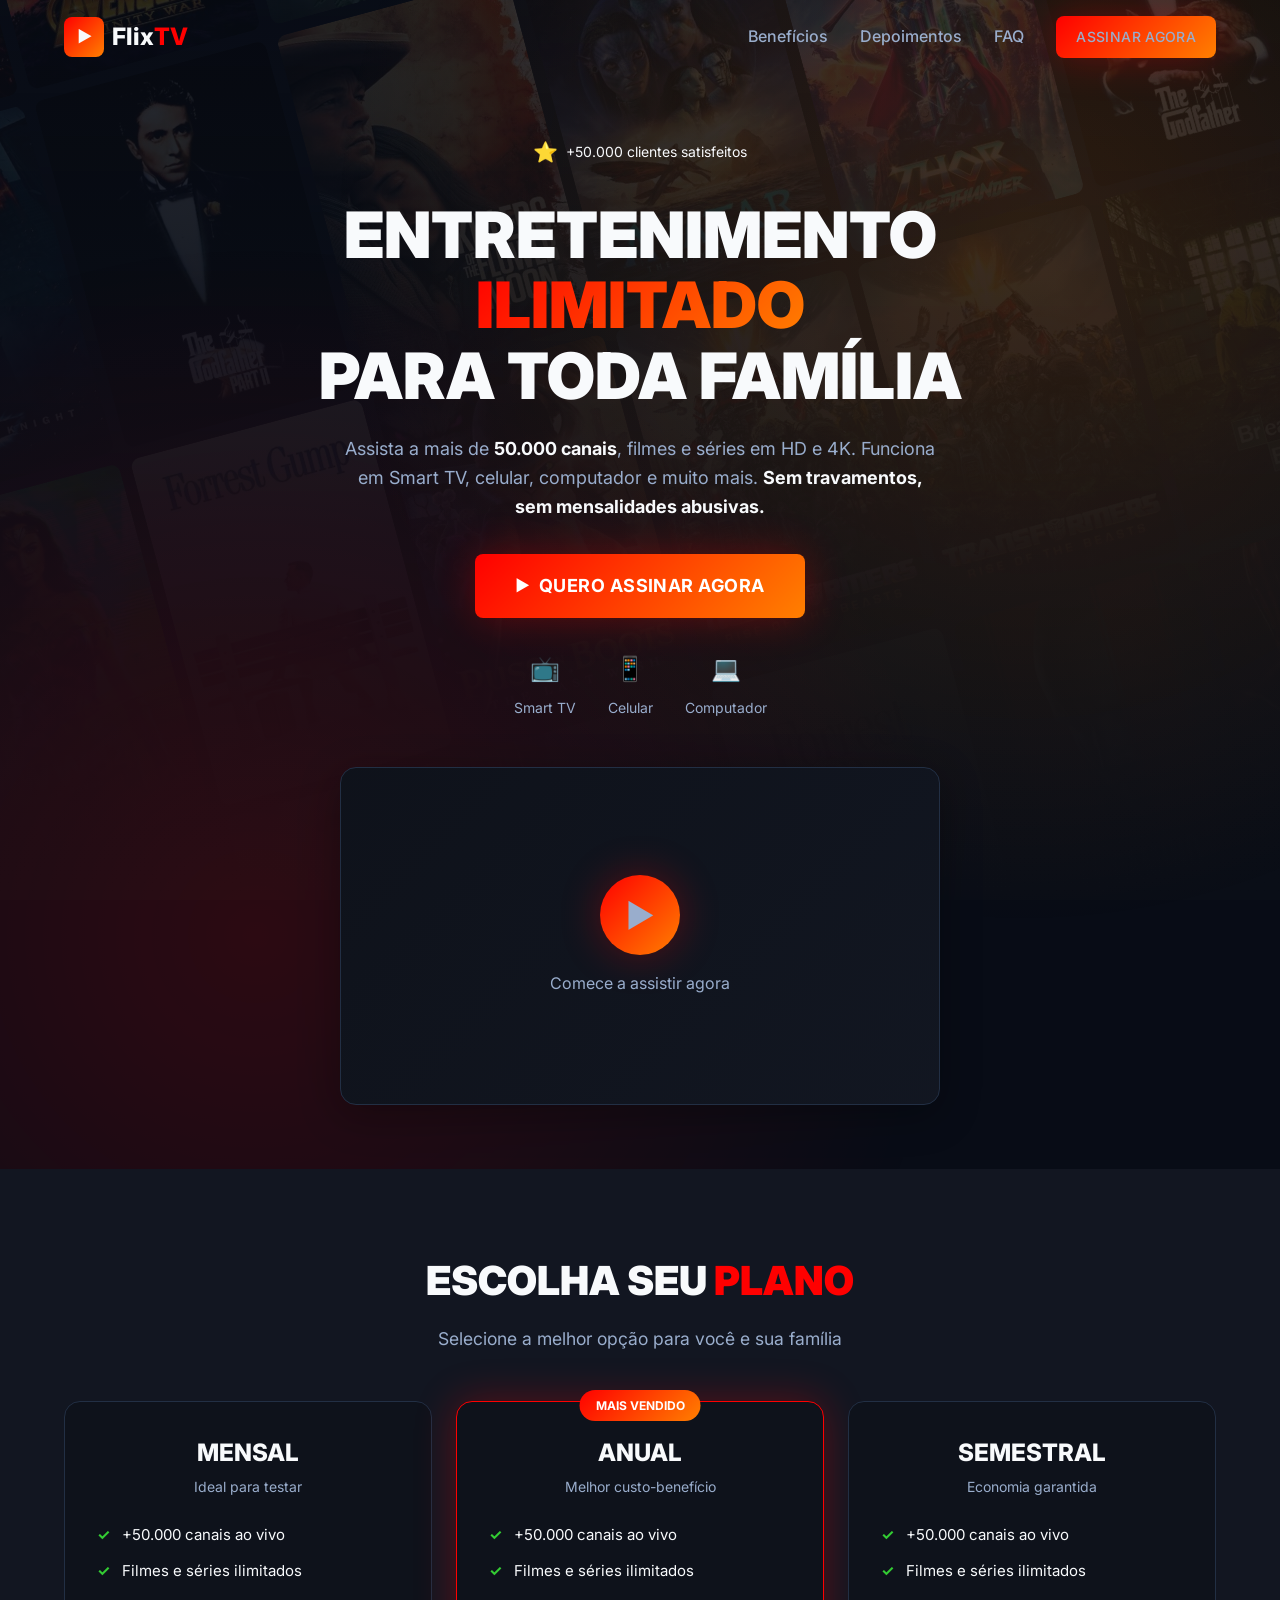
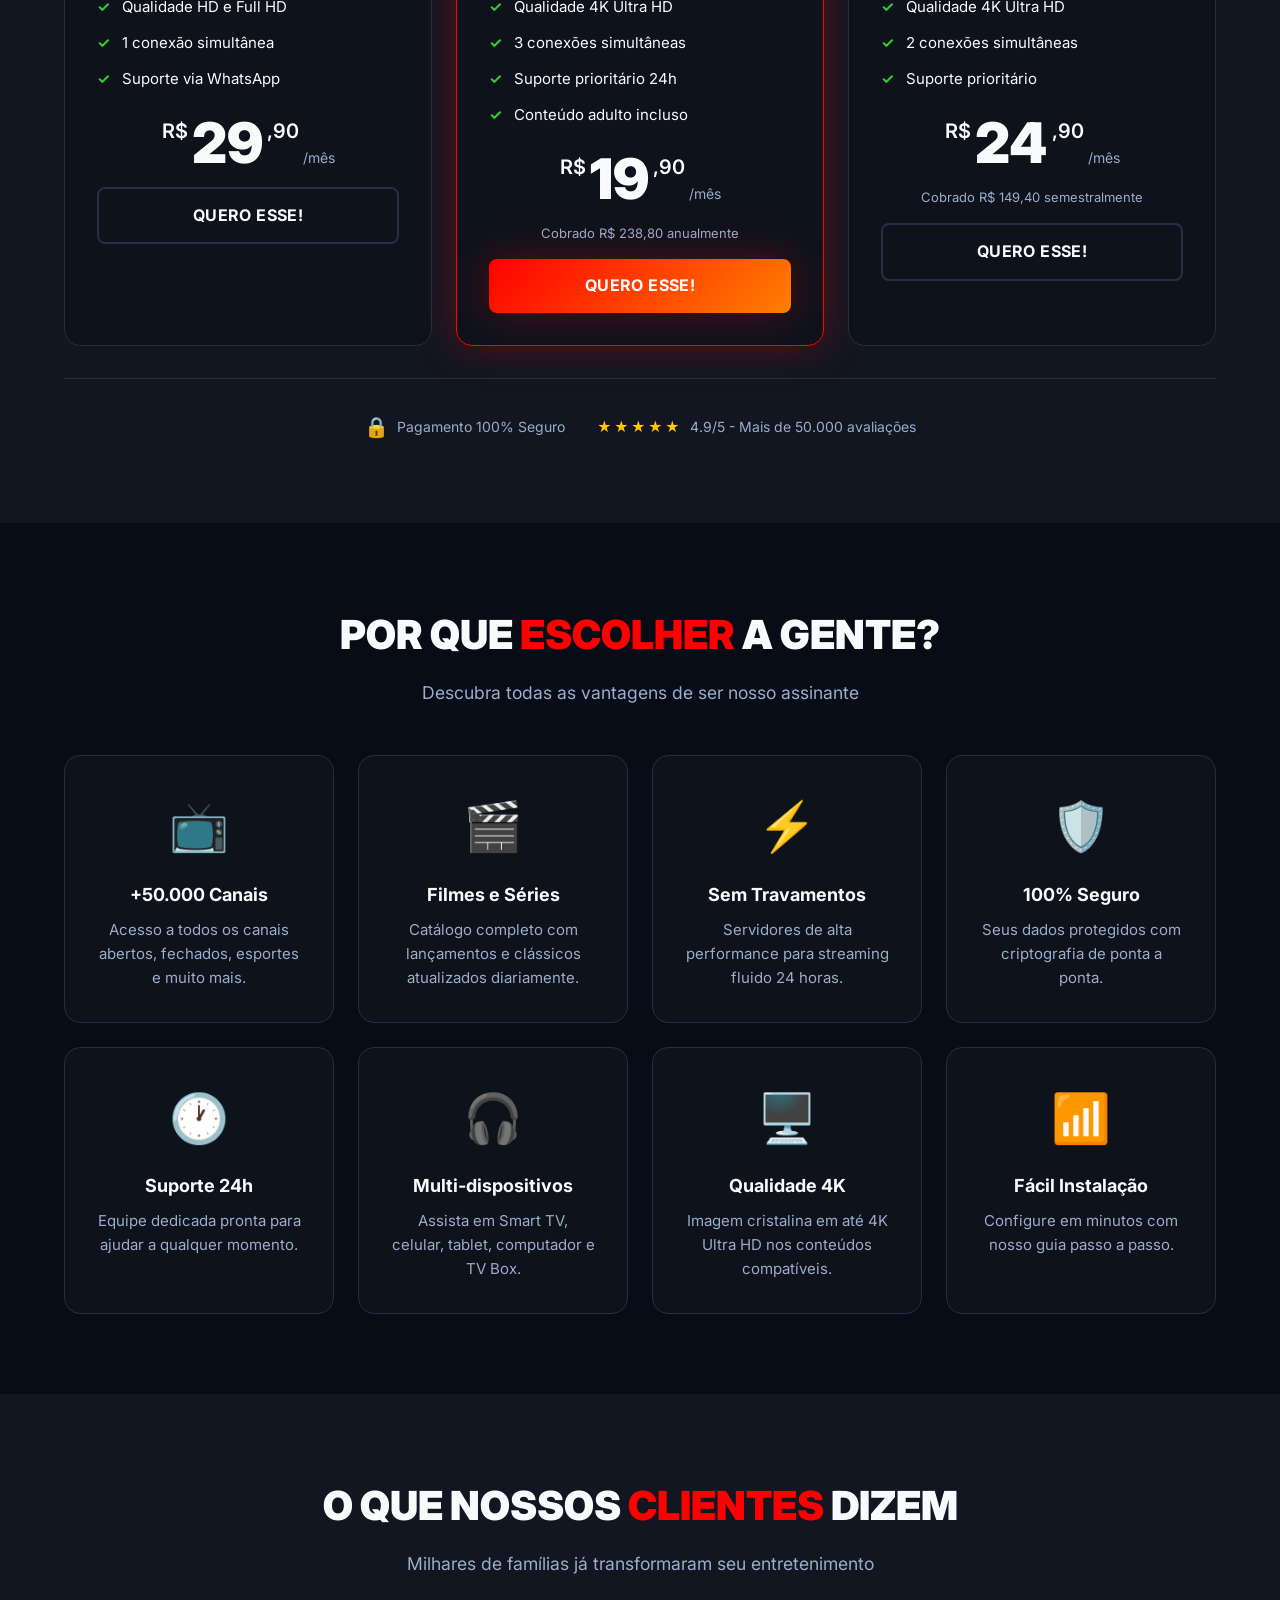
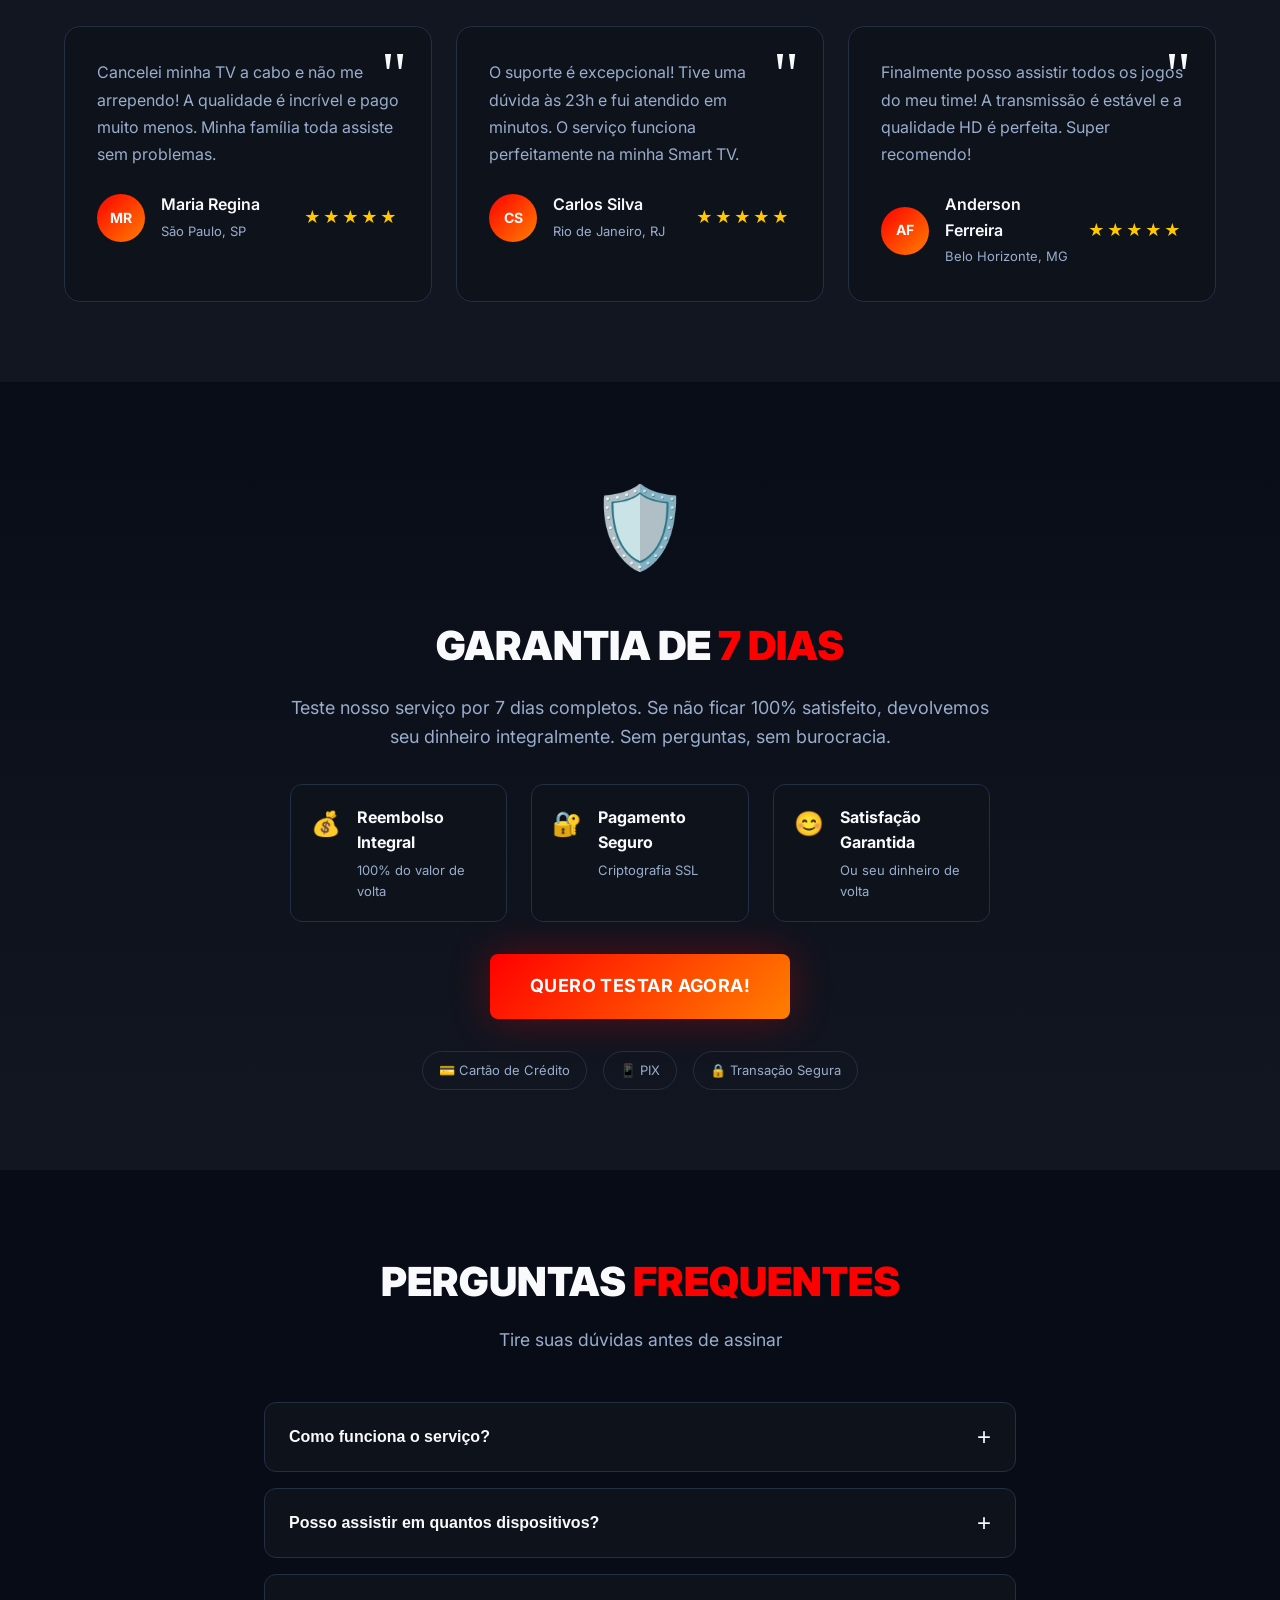
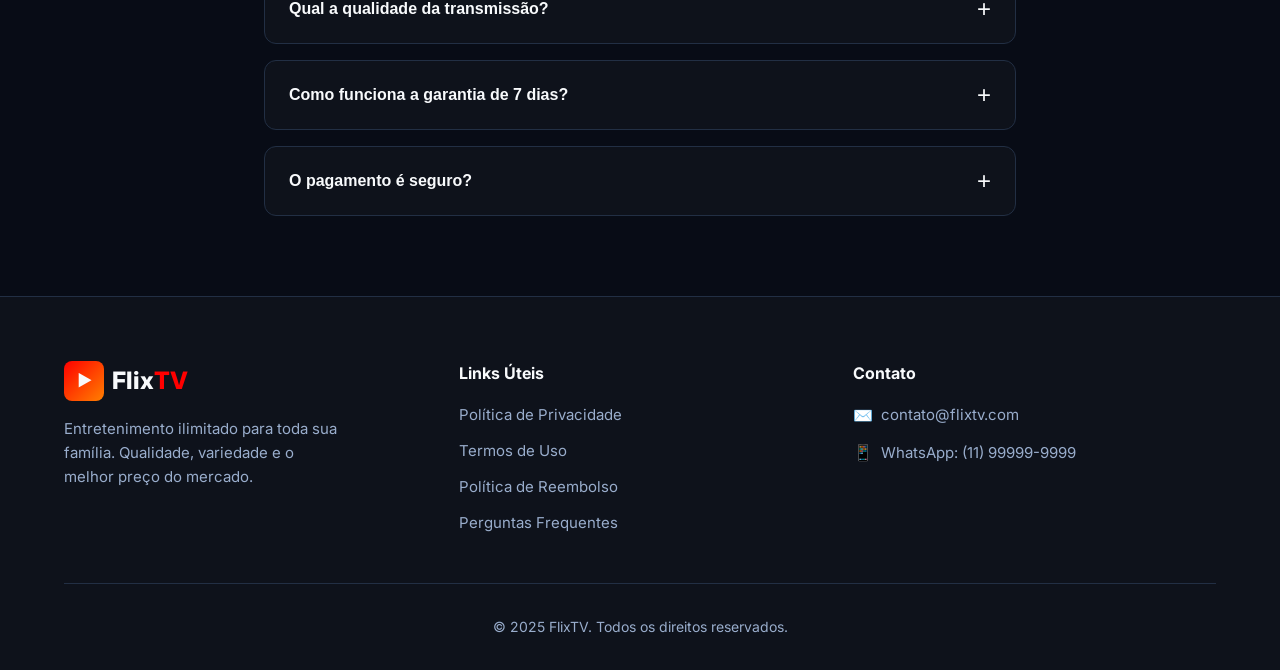
<file: static-site/index.html>
<!DOCTYPE html>
<html lang="pt-BR">
<head>
  <meta charset="UTF-8">
  <meta name="viewport" content="width=device-width, initial-scale=1.0">
  <meta name="description" content="Assine agora e tenha acesso a mais de 50.000 canais, filmes e séries. Entretenimento ilimitado para toda a família.">
  <meta name="author" content="FlixTV">
  
  <meta property="og:title" content="FlixTV - Entretenimento Ilimitado">
  <meta property="og:description" content="Mais de 50.000 canais, filmes e séries em HD e 4K">
  <meta property="og:type" content="website">
  
  <title>FlixTV - Entretenimento Ilimitado para Toda Família</title>
  
  <link rel="stylesheet" href="assets/css/style.css">
  <link rel="preconnect" href="https://fonts.googleapis.com">
  <link rel="preconnect" href="https://fonts.gstatic.com" crossorigin>
  <link href="https://fonts.googleapis.com/css2?family=Inter:wght@400;500;600;700;800;900&display=swap" rel="stylesheet">
</head>
<body>
  <!-- Movie Background Grid -->
  <div class="movie-bg">
    <div class="movie-grid">
      <!-- Row 1 -->
      <img src="assets/images/poster-02.jpg" alt="Movie" class="movie-poster">
      <img src="assets/images/poster-02.jpg" alt="Movie" class="movie-poster">
      <img src="assets/images/poster-03.jpg" alt="Movie" class="movie-poster">
      <img src="assets/images/poster-04.jpg" alt="Movie" class="movie-poster">
      <img src="assets/images/poster-05.jpg" alt="Movie" class="movie-poster">
      <img src="assets/images/poster-06.jpg" alt="Movie" class="movie-poster">
      <img src="assets/images/poster-07.jpg" alt="Movie" class="movie-poster">
      <img src="assets/images/poster-08.jpg" alt="Movie" class="movie-poster">
      <!-- Row 2 -->
      <img src="assets/images/poster-09.jpg" alt="Movie" class="movie-poster">
      <img src="assets/images/poster-10.jpg" alt="Movie" class="movie-poster">
      <img src="assets/images/poster-11.jpg" alt="Movie" class="movie-poster">
      <img src="assets/images/poster-12.jpg" alt="Movie" class="movie-poster">
      <img src="assets/images/poster-13.jpg" alt="Movie" class="movie-poster">
      <img src="assets/images/poster-14.jpg" alt="Movie" class="movie-poster">
      <img src="assets/images/poster-16.jpg" alt="Movie" class="movie-poster">
      <img src="assets/images/poster-16.jpg" alt="Movie" class="movie-poster">
      <!-- Row 3 -->
      <img src="assets/images/poster-17.jpg" alt="Movie" class="movie-poster">
      <img src="assets/images/poster-18.jpg" alt="Movie" class="movie-poster">
      <img src="assets/images/poster-19.jpg" alt="Movie" class="movie-poster">
      <img src="assets/images/poster-20.jpg" alt="Movie" class="movie-poster">
      <img src="assets/images/poster-22.jpg" alt="Movie" class="movie-poster">
      <img src="assets/images/poster-22.jpg" alt="Movie" class="movie-poster">
      <img src="assets/images/poster-23.jpg" alt="Movie" class="movie-poster">
      <img src="assets/images/poster-24.jpg" alt="Movie" class="movie-poster">
      <!-- Row 4 -->
      <img src="assets/images/poster-25.jpg" alt="Movie" class="movie-poster">
      <img src="assets/images/poster-26.jpg" alt="Movie" class="movie-poster">
      <img src="assets/images/poster-27.jpg" alt="Movie" class="movie-poster">
      <img src="assets/images/poster-28.jpg" alt="Movie" class="movie-poster">
      <img src="assets/images/poster-29.jpg" alt="Movie" class="movie-poster">
      <img src="assets/images/poster-30.jpg" alt="Movie" class="movie-poster">
      <img src="assets/images/poster-31.jpg" alt="Movie" class="movie-poster">
      <img src="assets/images/poster-32.jpg" alt="Movie" class="movie-poster">
      <!-- Row 5 -->
      <img src="assets/images/poster-34.jpg" alt="Movie" class="movie-poster">
      <img src="assets/images/poster-34.jpg" alt="Movie" class="movie-poster">
      <img src="assets/images/poster-35.jpg" alt="Movie" class="movie-poster">
      <img src="assets/images/poster-36.jpg" alt="Movie" class="movie-poster">
      <img src="assets/images/poster-37.jpg" alt="Movie" class="movie-poster">
      <img src="assets/images/poster-38.jpg" alt="Movie" class="movie-poster">
      <img src="assets/images/poster-39.jpg" alt="Movie" class="movie-poster">
      <img src="assets/images/poster-40.jpg" alt="Movie" class="movie-poster">
      <!-- Row 6 -->
      <img src="assets/images/poster-41.jpg" alt="Movie" class="movie-poster">
      <img src="assets/images/poster-42.jpg" alt="Movie" class="movie-poster">
      <img src="assets/images/poster-44.jpg" alt="Movie" class="movie-poster">
      <img src="assets/images/poster-03.jpg" alt="Movie" class="movie-poster">
      <img src="assets/images/poster-44.jpg" alt="Movie" class="movie-poster">
      <img src="assets/images/poster-45.jpg" alt="Movie" class="movie-poster">
      <img src="assets/images/poster-46.jpg" alt="Movie" class="movie-poster">
      <img src="assets/images/poster-45.jpg" alt="Movie" class="movie-poster">
    </div>
  </div>

  <!-- Header -->
  <header class="header" id="header">
    <div class="container header-content">
      <a href="#" class="logo">
        <span class="logo-icon">▶</span>
        <span class="logo-text">Flix<span class="logo-highlight">TV</span></span>
      </a>
      
      <nav class="nav-desktop">
        <a href="#beneficios">Benefícios</a>
        <a href="#depoimentos">Depoimentos</a>
        <a href="#faq">FAQ</a>
        <a href="#oferta" class="btn btn-cta btn-small">Assinar Agora</a>
      </nav>
      
      <button class="mobile-menu-btn" id="mobileMenuBtn" aria-label="Menu">
        <span class="hamburger-line"></span>
        <span class="hamburger-line"></span>
        <span class="hamburger-line"></span>
      </button>
    </div>
    
    <nav class="nav-mobile" id="mobileMenu">
      <a href="#beneficios">Benefícios</a>
      <a href="#depoimentos">Depoimentos</a>
      <a href="#faq">FAQ</a>
      <a href="#oferta" class="btn btn-cta">ASSINAR AGORA</a>
    </nav>
  </header>

  <!-- Hero Section -->
  <section class="hero">
    <div class="hero-bg-animation"></div>
    <div class="container hero-content">
      <div class="hero-badge">
        <span class="badge-icon">⭐</span>
        <span>+50.000 clientes satisfeitos</span>
      </div>
      
      <h1 class="hero-title">
        ENTRETENIMENTO <span class="text-gradient">ILIMITADO</span><br>
        PARA TODA FAMÍLIA
      </h1>
      
      <p class="hero-subtitle">
        Assista a mais de <strong>50.000 canais</strong>, filmes e séries em HD e 4K.
        Funciona em Smart TV, celular, computador e muito mais.
        <strong>Sem travamentos, sem mensalidades abusivas.</strong>
      </p>
      
      <a href="#oferta" class="btn btn-cta btn-large pulse-animation">
        <span class="btn-icon">▶</span>
        QUERO ASSINAR AGORA
      </a>
      
      <div class="devices-list">
        <div class="device-item">
          <span class="device-icon">📺</span>
          <span>Smart TV</span>
        </div>
        <div class="device-item">
          <span class="device-icon">📱</span>
          <span>Celular</span>
        </div>
        <div class="device-item">
          <span class="device-icon">💻</span>
          <span>Computador</span>
        </div>
      </div>
      
      <div class="hero-mockup">
        <div class="mockup-screen">
          <div class="mockup-content">
            <div class="mockup-play-btn">▶</div>
            <p>Comece a assistir agora</p>
          </div>
        </div>
      </div>
    </div>
  </section>

  <!-- Offer Section -->
  <section class="offer" id="oferta">
    <div class="container">
      <div class="section-header">
        <h2>ESCOLHA SEU <span class="text-primary">PLANO</span></h2>
        <p>Selecione a melhor opção para você e sua família</p>
      </div>
      
      <div class="plans-grid">
        <!-- Plano Mensal -->
        <div class="plan-card">
          <div class="plan-header">
            <h3 class="plan-name">MENSAL</h3>
            <p class="plan-description">Ideal para testar</p>
          </div>
          <div class="plan-features">
            <div class="feature-item">
              <span class="feature-icon">✓</span>
              <span>+50.000 canais ao vivo</span>
            </div>
            <div class="feature-item">
              <span class="feature-icon">✓</span>
              <span>Filmes e séries ilimitados</span>
            </div>
            <div class="feature-item">
              <span class="feature-icon">✓</span>
              <span>Qualidade HD e Full HD</span>
            </div>
            <div class="feature-item">
              <span class="feature-icon">✓</span>
              <span>1 conexão simultânea</span>
            </div>
            <div class="feature-item">
              <span class="feature-icon">✓</span>
              <span>Suporte via WhatsApp</span>
            </div>
          </div>
          <div class="plan-price">
            <span class="price-currency">R$</span>
            <span class="price-value">29</span>
            <span class="price-cents">,90</span>
            <span class="price-period">/mês</span>
          </div>
          <a href="#" class="btn btn-outline btn-block">QUERO ESSE!</a>
        </div>
        
        <!-- Plano Anual (Popular) -->
        <div class="plan-card plan-popular">
          <div class="popular-badge">MAIS VENDIDO</div>
          <div class="plan-header">
            <h3 class="plan-name">ANUAL</h3>
            <p class="plan-description">Melhor custo-benefício</p>
          </div>
          <div class="plan-features">
            <div class="feature-item">
              <span class="feature-icon">✓</span>
              <span>+50.000 canais ao vivo</span>
            </div>
            <div class="feature-item">
              <span class="feature-icon">✓</span>
              <span>Filmes e séries ilimitados</span>
            </div>
            <div class="feature-item">
              <span class="feature-icon">✓</span>
              <span>Qualidade 4K Ultra HD</span>
            </div>
            <div class="feature-item">
              <span class="feature-icon">✓</span>
              <span>3 conexões simultâneas</span>
            </div>
            <div class="feature-item">
              <span class="feature-icon">✓</span>
              <span>Suporte prioritário 24h</span>
            </div>
            <div class="feature-item">
              <span class="feature-icon">✓</span>
              <span>Conteúdo adulto incluso</span>
            </div>
          </div>
          <div class="plan-price">
            <span class="price-currency">R$</span>
            <span class="price-value">19</span>
            <span class="price-cents">,90</span>
            <span class="price-period">/mês</span>
          </div>
          <p class="plan-note">Cobrado R$ 238,80 anualmente</p>
          <a href="#" class="btn btn-cta btn-block">QUERO ESSE!</a>
        </div>
        
        <!-- Plano Semestral -->
        <div class="plan-card">
          <div class="plan-header">
            <h3 class="plan-name">SEMESTRAL</h3>
            <p class="plan-description">Economia garantida</p>
          </div>
          <div class="plan-features">
            <div class="feature-item">
              <span class="feature-icon">✓</span>
              <span>+50.000 canais ao vivo</span>
            </div>
            <div class="feature-item">
              <span class="feature-icon">✓</span>
              <span>Filmes e séries ilimitados</span>
            </div>
            <div class="feature-item">
              <span class="feature-icon">✓</span>
              <span>Qualidade 4K Ultra HD</span>
            </div>
            <div class="feature-item">
              <span class="feature-icon">✓</span>
              <span>2 conexões simultâneas</span>
            </div>
            <div class="feature-item">
              <span class="feature-icon">✓</span>
              <span>Suporte prioritário</span>
            </div>
          </div>
          <div class="plan-price">
            <span class="price-currency">R$</span>
            <span class="price-value">24</span>
            <span class="price-cents">,90</span>
            <span class="price-period">/mês</span>
          </div>
          <p class="plan-note">Cobrado R$ 149,40 semestralmente</p>
          <a href="#" class="btn btn-outline btn-block">QUERO ESSE!</a>
        </div>
      </div>
      
      <div class="security-badges">
        <div class="security-badge">
          <span class="badge-icon">🔒</span>
          <span>Pagamento 100% Seguro</span>
        </div>
        <div class="stars-rating">
          <span class="stars">★★★★★</span>
          <span>4.9/5 - Mais de 50.000 avaliações</span>
        </div>
      </div>
    </div>
  </section>

  <!-- Features Section -->
  <section class="features" id="beneficios">
    <div class="container">
      <div class="section-header">
        <h2>POR QUE <span class="text-primary">ESCOLHER</span> A GENTE?</h2>
        <p>Descubra todas as vantagens de ser nosso assinante</p>
      </div>
      
      <div class="features-grid">
        <div class="feature-card">
          <div class="feature-icon-large">📺</div>
          <h3>+50.000 Canais</h3>
          <p>Acesso a todos os canais abertos, fechados, esportes e muito mais.</p>
        </div>
        
        <div class="feature-card">
          <div class="feature-icon-large">🎬</div>
          <h3>Filmes e Séries</h3>
          <p>Catálogo completo com lançamentos e clássicos atualizados diariamente.</p>
        </div>
        
        <div class="feature-card">
          <div class="feature-icon-large">⚡</div>
          <h3>Sem Travamentos</h3>
          <p>Servidores de alta performance para streaming fluido 24 horas.</p>
        </div>
        
        <div class="feature-card">
          <div class="feature-icon-large">🛡️</div>
          <h3>100% Seguro</h3>
          <p>Seus dados protegidos com criptografia de ponta a ponta.</p>
        </div>
        
        <div class="feature-card">
          <div class="feature-icon-large">🕐</div>
          <h3>Suporte 24h</h3>
          <p>Equipe dedicada pronta para ajudar a qualquer momento.</p>
        </div>
        
        <div class="feature-card">
          <div class="feature-icon-large">🎧</div>
          <h3>Multi-dispositivos</h3>
          <p>Assista em Smart TV, celular, tablet, computador e TV Box.</p>
        </div>
        
        <div class="feature-card">
          <div class="feature-icon-large">🖥️</div>
          <h3>Qualidade 4K</h3>
          <p>Imagem cristalina em até 4K Ultra HD nos conteúdos compatíveis.</p>
        </div>
        
        <div class="feature-card">
          <div class="feature-icon-large">📶</div>
          <h3>Fácil Instalação</h3>
          <p>Configure em minutos com nosso guia passo a passo.</p>
        </div>
      </div>
    </div>
  </section>

  <!-- Testimonials Section -->
  <section class="testimonials" id="depoimentos">
    <div class="container">
      <div class="section-header">
        <h2>O QUE NOSSOS <span class="text-primary">CLIENTES</span> DIZEM</h2>
        <p>Milhares de famílias já transformaram seu entretenimento</p>
      </div>
      
      <div class="testimonials-grid">
        <div class="testimonial-card">
          <div class="quote-icon">"</div>
          <p class="testimonial-text">Cancelei minha TV a cabo e não me arrependo! A qualidade é incrível e pago muito menos. Minha família toda assiste sem problemas.</p>
          <div class="testimonial-author">
            <div class="author-avatar">MR</div>
            <div class="author-info">
              <strong>Maria Regina</strong>
              <span>São Paulo, SP</span>
            </div>
            <div class="author-rating">★★★★★</div>
          </div>
        </div>
        
        <div class="testimonial-card">
          <div class="quote-icon">"</div>
          <p class="testimonial-text">O suporte é excepcional! Tive uma dúvida às 23h e fui atendido em minutos. O serviço funciona perfeitamente na minha Smart TV.</p>
          <div class="testimonial-author">
            <div class="author-avatar">CS</div>
            <div class="author-info">
              <strong>Carlos Silva</strong>
              <span>Rio de Janeiro, RJ</span>
            </div>
            <div class="author-rating">★★★★★</div>
          </div>
        </div>
        
        <div class="testimonial-card">
          <div class="quote-icon">"</div>
          <p class="testimonial-text">Finalmente posso assistir todos os jogos do meu time! A transmissão é estável e a qualidade HD é perfeita. Super recomendo!</p>
          <div class="testimonial-author">
            <div class="author-avatar">AF</div>
            <div class="author-info">
              <strong>Anderson Ferreira</strong>
              <span>Belo Horizonte, MG</span>
            </div>
            <div class="author-rating">★★★★★</div>
          </div>
        </div>
      </div>
    </div>
  </section>

  <!-- Guarantee Section -->
  <section class="guarantee">
    <div class="container">
      <div class="guarantee-content">
        <div class="guarantee-icon">🛡️</div>
        <h2>GARANTIA DE <span class="text-primary">7 DIAS</span></h2>
        <p class="guarantee-text">
          Teste nosso serviço por 7 dias completos. Se não ficar 100% satisfeito, 
          devolvemos seu dinheiro integralmente. Sem perguntas, sem burocracia.
        </p>
        
        <div class="guarantee-points">
          <div class="guarantee-point">
            <span class="point-icon">💰</span>
            <div>
              <strong>Reembolso Integral</strong>
              <p>100% do valor de volta</p>
            </div>
          </div>
          <div class="guarantee-point">
            <span class="point-icon">🔐</span>
            <div>
              <strong>Pagamento Seguro</strong>
              <p>Criptografia SSL</p>
            </div>
          </div>
          <div class="guarantee-point">
            <span class="point-icon">😊</span>
            <div>
              <strong>Satisfação Garantida</strong>
              <p>Ou seu dinheiro de volta</p>
            </div>
          </div>
        </div>
        
        <a href="#oferta" class="btn btn-cta btn-large">QUERO TESTAR AGORA!</a>
        
        <div class="payment-badges">
          <span class="payment-badge">💳 Cartão de Crédito</span>
          <span class="payment-badge">📱 PIX</span>
          <span class="payment-badge">🔒 Transação Segura</span>
        </div>
      </div>
    </div>
  </section>

  <!-- FAQ Section -->
  <section class="faq" id="faq">
    <div class="container container-narrow">
      <div class="section-header">
        <h2>PERGUNTAS <span class="text-primary">FREQUENTES</span></h2>
        <p>Tire suas dúvidas antes de assinar</p>
      </div>
      
      <div class="accordion">
        <div class="accordion-item">
          <button class="accordion-header">
            <span>Como funciona o serviço?</span>
            <span class="accordion-icon">+</span>
          </button>
          <div class="accordion-content">
            <p>Após a confirmação do pagamento, você recebe seus dados de acesso por e-mail e WhatsApp. É só instalar o aplicativo no seu dispositivo (TV, celular, computador) e começar a assistir imediatamente.</p>
          </div>
        </div>
        
        <div class="accordion-item">
          <button class="accordion-header">
            <span>Posso assistir em quantos dispositivos?</span>
            <span class="accordion-icon">+</span>
          </button>
          <div class="accordion-content">
            <p>Você pode assistir em até 3 dispositivos simultaneamente. Isso significa que toda sua família pode aproveitar ao mesmo tempo em TVs, celulares e computadores diferentes.</p>
          </div>
        </div>
        
        <div class="accordion-item">
          <button class="accordion-header">
            <span>Qual a qualidade da transmissão?</span>
            <span class="accordion-icon">+</span>
          </button>
          <div class="accordion-content">
            <p>Oferecemos transmissão em SD, HD, Full HD e 4K. A qualidade se adapta automaticamente à sua velocidade de internet para garantir a melhor experiência possível.</p>
          </div>
        </div>
        
        <div class="accordion-item">
          <button class="accordion-header">
            <span>Como funciona a garantia de 7 dias?</span>
            <span class="accordion-icon">+</span>
          </button>
          <div class="accordion-content">
            <p>Se por qualquer motivo você não ficar satisfeito nos primeiros 7 dias, basta entrar em contato conosco que devolvemos 100% do valor pago. Sem perguntas, sem burocracia.</p>
          </div>
        </div>
        
        <div class="accordion-item">
          <button class="accordion-header">
            <span>O pagamento é seguro?</span>
            <span class="accordion-icon">+</span>
          </button>
          <div class="accordion-content">
            <p>Sim! Utilizamos as principais plataformas de pagamento do Brasil com criptografia SSL. Aceitamos cartão de crédito, PIX e boleto bancário. Seus dados estão 100% protegidos.</p>
          </div>
        </div>
      </div>
    </div>
  </section>

  <!-- Footer -->
  <footer class="footer">
    <div class="container">
      <div class="footer-grid">
        <div class="footer-brand">
          <a href="#" class="logo">
            <span class="logo-icon">▶</span>
            <span class="logo-text">Flix<span class="logo-highlight">TV</span></span>
          </a>
          <p>Entretenimento ilimitado para toda sua família. Qualidade, variedade e o melhor preço do mercado.</p>
        </div>
        
        <div class="footer-links">
          <h4>Links Úteis</h4>
          <ul>
            <li><a href="#">Política de Privacidade</a></li>
            <li><a href="#">Termos de Uso</a></li>
            <li><a href="#">Política de Reembolso</a></li>
            <li><a href="#faq">Perguntas Frequentes</a></li>
          </ul>
        </div>
        
        <div class="footer-contact">
          <h4>Contato</h4>
          <ul>
            <li>
              <a href="mailto:contato@flixtv.com">
                <span class="contact-icon">✉️</span>
                contato@flixtv.com
              </a>
            </li>
            <li>
              <a href="https://wa.me/5511999999999" target="_blank">
                <span class="contact-icon">📱</span>
                WhatsApp: (11) 99999-9999
              </a>
            </li>
          </ul>
        </div>
      </div>
      
      <div class="footer-bottom">
        <p>&copy; 2025 FlixTV. Todos os direitos reservados.</p>
      </div>
    </div>
  </footer>

  <!-- Floating CTA -->
  <div class="floating-cta" id="floatingCta">
    <a href="#oferta" class="btn btn-cta">
      <span class="btn-icon">▶</span>
      ASSINAR AGORA
    </a>
  </div>

  <script src="assets/js/main.js"></script>
</body>
</html>
</file>
<file: static-site/assets/css/style.css>
/* ========================================
   VARIABLES & RESET
======================================== */
:root {
  /* Colors */
  --primary: 0 100% 50%;
  --primary-dark: 0 100% 45%;
  --background: 222 47% 6%;
  --background-light: 222 30% 10%;
  --foreground: 210 40% 98%;
  --muted: 217 33% 70%;
  --card: 222 30% 8%;
  --card-hover: 222 30% 12%;
  --border: 217 33% 20%;
  --accent: 47 100% 50%;
  
  /* Gradients */
  --gradient-primary: linear-gradient(135deg, hsl(0 100% 50%), hsl(30 100% 50%));
  --gradient-hero: radial-gradient(ellipse at top, hsl(222 30% 15%), hsl(222 47% 6%));
  
  /* Shadows */
  --shadow-glow: 0 0 40px hsla(0, 100%, 50%, 0.3);
  --shadow-card: 0 10px 40px rgba(0, 0, 0, 0.3);
  
  /* Typography */
  --font-family: 'Inter', -apple-system, BlinkMacSystemFont, sans-serif;
  
  /* Spacing */
  --container-max: 1200px;
  --section-padding: 5rem 0;
}

* {
  margin: 0;
  padding: 0;
  box-sizing: border-box;
}

html {
  scroll-behavior: smooth;
}

body {
  font-family: var(--font-family);
  background-color: hsl(var(--background));
  color: hsl(var(--foreground));
  line-height: 1.6;
  overflow-x: hidden;
}

a {
  text-decoration: none;
  color: inherit;
  transition: color 0.3s ease;
}

ul {
  list-style: none;
}

img {
  max-width: 100%;
  height: auto;
}

/* ========================================
   UTILITIES
======================================== */
.container {
  max-width: var(--container-max);
  margin: 0 auto;
  padding: 0 1.5rem;
}

.container-narrow {
  max-width: 800px;
}

.text-primary {
  color: hsl(var(--primary));
}

.text-gradient {
  background: var(--gradient-primary);
  -webkit-background-clip: text;
  -webkit-text-fill-color: transparent;
  background-clip: text;
}

.section-header {
  text-align: center;
  margin-bottom: 3rem;
}

.section-header h2 {
  font-size: clamp(1.75rem, 5vw, 2.5rem);
  font-weight: 900;
  margin-bottom: 0.75rem;
  text-transform: uppercase;
}

.section-header p {
  color: hsl(var(--muted));
  font-size: 1.1rem;
}

/* ========================================
   BUTTONS
======================================== */
.btn {
  display: inline-flex;
  align-items: center;
  justify-content: center;
  gap: 0.5rem;
  padding: 0.875rem 1.75rem;
  border-radius: 0.5rem;
  font-weight: 700;
  font-size: 1rem;
  cursor: pointer;
  transition: all 0.3s ease;
  border: none;
  text-transform: uppercase;
  letter-spacing: 0.025em;
}

.btn-cta {
  background: var(--gradient-primary);
  color: white;
  box-shadow: var(--shadow-glow);
}

.btn-cta:hover {
  transform: translateY(-2px);
  box-shadow: 0 0 60px hsla(0, 100%, 50%, 0.4);
}

.btn-outline {
  background: transparent;
  color: hsl(var(--foreground));
  border: 2px solid hsl(var(--border));
}

.btn-outline:hover {
  border-color: hsl(var(--primary));
  color: hsl(var(--primary));
}

.btn-small {
  padding: 0.625rem 1.25rem;
  font-size: 0.875rem;
}

.btn-large {
  padding: 1.125rem 2.5rem;
  font-size: 1.125rem;
}

.btn-block {
  width: 100%;
}

.btn-icon {
  font-size: 0.875em;
}

.pulse-animation {
  animation: pulse 2s cubic-bezier(0.4, 0, 0.6, 1) infinite;
}

@keyframes pulse {
  0%, 100% {
    box-shadow: var(--shadow-glow);
  }
  50% {
    box-shadow: 0 0 80px hsla(0, 100%, 50%, 0.5);
  }
}

/* ========================================
   HEADER
======================================== */
.header {
  position: fixed;
  top: 0;
  left: 0;
  right: 0;
  z-index: 100;
  padding: 1rem 0;
  transition: all 0.3s ease;
}

.header.scrolled {
  background: hsla(var(--background), 0.95);
  backdrop-filter: blur(10px);
  border-bottom: 1px solid hsl(var(--border));
  padding: 0.75rem 0;
}

.header-content {
  display: flex;
  align-items: center;
  justify-content: space-between;
}

.logo {
  display: flex;
  align-items: center;
  gap: 0.5rem;
  font-size: 1.5rem;
  font-weight: 800;
}

.logo-icon {
  display: flex;
  align-items: center;
  justify-content: center;
  width: 2.5rem;
  height: 2.5rem;
  background: var(--gradient-primary);
  border-radius: 0.5rem;
  font-size: 1rem;
}

.logo-highlight {
  color: hsl(var(--primary));
}

.nav-desktop {
  display: flex;
  align-items: center;
  gap: 2rem;
}

.nav-desktop a {
  color: hsl(var(--muted));
  font-weight: 500;
  transition: color 0.3s ease;
}

.nav-desktop a:hover {
  color: hsl(var(--foreground));
}

.mobile-menu-btn {
  display: none;
  flex-direction: column;
  gap: 5px;
  background: none;
  border: none;
  cursor: pointer;
  padding: 0.5rem;
}

.hamburger-line {
  width: 24px;
  height: 2px;
  background: hsl(var(--foreground));
  transition: all 0.3s ease;
}

.nav-mobile {
  display: none;
  flex-direction: column;
  gap: 1rem;
  padding: 1.5rem;
  background: hsl(var(--card));
  border-top: 1px solid hsl(var(--border));
}

.nav-mobile.active {
  display: flex;
}

.nav-mobile a {
  padding: 0.75rem 0;
  color: hsl(var(--muted));
  font-weight: 500;
  border-bottom: 1px solid hsl(var(--border));
}

@media (max-width: 768px) {
  .nav-desktop {
    display: none;
  }
  
  .mobile-menu-btn {
    display: flex;
  }
}

/* ========================================
   MOVIE BACKGROUND GRID
======================================== */
.movie-bg {
  position: fixed;
  top: 0;
  left: 0;
  width: 100%;
  height: 100%;
  z-index: 0;
  overflow: hidden;
  pointer-events: none;
}

.movie-grid {
  position: absolute;
  top: -30%;
  left: -15%;
  width: 130%;
  height: 160%;
  display: grid;
  grid-template-columns: repeat(8, 1fr);
  grid-template-rows: repeat(6, 1fr);
  gap: 10px;
  transform: rotate(-15deg) scale(1.2);
  opacity: 0.4;
  animation: slowDrift 60s linear infinite;
}

@keyframes slowDrift {
  0% {
    transform: rotate(-15deg) scale(1.2) translate(0, 0);
  }
  25% {
    transform: rotate(-15deg) scale(1.2) translate(-2%, -1%);
  }
  50% {
    transform: rotate(-15deg) scale(1.2) translate(-1%, -2%);
  }
  75% {
    transform: rotate(-15deg) scale(1.2) translate(1%, -1%);
  }
  100% {
    transform: rotate(-15deg) scale(1.2) translate(0, 0);
  }
}

.movie-poster {
  width: 100%;
  height: 100%;
  object-fit: cover;
  border-radius: 8px;
  filter: brightness(0.6) saturate(1.1);
}

.movie-bg::after {
  content: '';
  position: absolute;
  top: 0;
  left: 0;
  width: 100%;
  height: 100%;
  background: linear-gradient(
    180deg,
    rgba(10, 14, 23, 0.4) 0%,
    rgba(10, 14, 23, 0.7) 30%,
    rgba(10, 14, 23, 0.9) 60%,
    rgba(10, 14, 23, 0.98) 80%,
    rgba(10, 14, 23, 1) 100%
  );
  pointer-events: none;
}

@media (max-width: 768px) {
  .movie-grid {
    grid-template-columns: repeat(5, 1fr);
    grid-template-rows: repeat(8, 1fr);
    gap: 6px;
  }
}

/* ========================================
   HERO SECTION
======================================== */
.hero {
  position: relative;
  min-height: 100vh;
  display: flex;
  align-items: center;
  padding: 8rem 0 4rem;
  background: transparent;
  overflow: hidden;
  z-index: 1;
}

.hero-bg-animation {
  position: absolute;
  inset: 0;
  background: 
    radial-gradient(circle at 20% 80%, hsla(0, 100%, 50%, 0.15) 0%, transparent 50%),
    radial-gradient(circle at 80% 20%, hsla(30, 100%, 50%, 0.15) 0%, transparent 50%);
  animation: bgPulse 8s ease-in-out infinite;
}

@keyframes bgPulse {
  0%, 100% {
    opacity: 0.5;
  }
  50% {
    opacity: 1;
  }
}

.hero-content {
  position: relative;
  z-index: 1;
  text-align: center;
  max-width: 900px;
  margin: 0 auto;
}

.hero-badge {
  display: inline-flex;
  align-items: center;
  gap: 0.5rem;
  padding: 0.5rem 1rem;
  background: hsla(var(--foreground), 0.1);
  border: 1px solid hsla(var(--foreground), 0.2);
  border-radius: 9999px;
  font-size: 0.875rem;
  margin-bottom: 1.5rem;
  animation: fadeInDown 0.6s ease-out;
}

.badge-icon {
  color: hsl(var(--accent));
}

@keyframes fadeInDown {
  from {
    opacity: 0;
    transform: translateY(-20px);
  }
  to {
    opacity: 1;
    transform: translateY(0);
  }
}

.hero-title {
  font-size: clamp(2rem, 7vw, 4rem);
  font-weight: 900;
  line-height: 1.1;
  margin-bottom: 1.5rem;
  animation: fadeInUp 0.6s ease-out 0.2s backwards;
}

@keyframes fadeInUp {
  from {
    opacity: 0;
    transform: translateY(20px);
  }
  to {
    opacity: 1;
    transform: translateY(0);
  }
}

.hero-subtitle {
  font-size: 1.125rem;
  color: hsl(var(--muted));
  max-width: 600px;
  margin: 0 auto 2rem;
  animation: fadeInUp 0.6s ease-out 0.4s backwards;
}

.hero-subtitle strong {
  color: hsl(var(--foreground));
}

.hero-content > .btn {
  animation: fadeInUp 0.6s ease-out 0.6s backwards;
}

.devices-list {
  display: flex;
  justify-content: center;
  gap: 2rem;
  margin-top: 2rem;
  animation: fadeInUp 0.6s ease-out 0.8s backwards;
}

.device-item {
  display: flex;
  flex-direction: column;
  align-items: center;
  gap: 0.5rem;
  color: hsl(var(--muted));
  font-size: 0.875rem;
}

.device-icon {
  font-size: 1.5rem;
}

.hero-mockup {
  margin-top: 3rem;
  animation: fadeInUp 0.6s ease-out 1s backwards;
}

.mockup-screen {
  max-width: 600px;
  margin: 0 auto;
  aspect-ratio: 16/9;
  background: linear-gradient(135deg, hsl(var(--card)), hsl(var(--background-light)));
  border: 1px solid hsl(var(--border));
  border-radius: 1rem;
  display: flex;
  align-items: center;
  justify-content: center;
  box-shadow: var(--shadow-card);
}

.mockup-content {
  text-align: center;
  color: hsl(var(--muted));
}

.mockup-play-btn {
  width: 80px;
  height: 80px;
  background: var(--gradient-primary);
  border-radius: 50%;
  display: flex;
  align-items: center;
  justify-content: center;
  font-size: 2rem;
  margin: 0 auto 1rem;
  box-shadow: var(--shadow-glow);
  cursor: pointer;
  transition: transform 0.3s ease;
}

.mockup-play-btn:hover {
  transform: scale(1.1);
}

/* ========================================
   OFFER SECTION
======================================== */
.offer {
  padding: var(--section-padding);
  background: hsl(var(--background-light));
}

.plans-grid {
  display: grid;
  grid-template-columns: repeat(auto-fit, minmax(300px, 1fr));
  gap: 1.5rem;
  margin-bottom: 2rem;
}

.plan-card {
  position: relative;
  background: hsl(var(--card));
  border: 1px solid hsl(var(--border));
  border-radius: 1rem;
  padding: 2rem;
  transition: all 0.3s ease;
}

.plan-card:hover {
  border-color: hsla(var(--primary), 0.5);
  transform: translateY(-4px);
}

.plan-popular {
  border-color: hsl(var(--primary));
  box-shadow: var(--shadow-glow);
  transform: scale(1.02);
}

.plan-popular:hover {
  transform: scale(1.02) translateY(-4px);
}

.popular-badge {
  position: absolute;
  top: -12px;
  left: 50%;
  transform: translateX(-50%);
  background: var(--gradient-primary);
  color: white;
  padding: 0.375rem 1rem;
  border-radius: 9999px;
  font-size: 0.75rem;
  font-weight: 700;
  text-transform: uppercase;
}

.plan-header {
  text-align: center;
  margin-bottom: 1.5rem;
}

.plan-name {
  font-size: 1.5rem;
  font-weight: 800;
  margin-bottom: 0.25rem;
}

.plan-description {
  color: hsl(var(--muted));
  font-size: 0.875rem;
}

.plan-features {
  display: flex;
  flex-direction: column;
  gap: 0.75rem;
  margin-bottom: 1.5rem;
}

.feature-item {
  display: flex;
  align-items: center;
  gap: 0.75rem;
  font-size: 0.9375rem;
}

.feature-icon {
  color: hsl(120 60% 50%);
  font-weight: bold;
}

.plan-price {
  text-align: center;
  margin-bottom: 1rem;
}

.price-currency {
  font-size: 1.25rem;
  font-weight: 600;
  vertical-align: top;
}

.price-value {
  font-size: 3.5rem;
  font-weight: 900;
  line-height: 1;
}

.price-cents {
  font-size: 1.25rem;
  font-weight: 600;
  vertical-align: top;
}

.price-period {
  color: hsl(var(--muted));
  font-size: 0.875rem;
}

.plan-note {
  text-align: center;
  color: hsl(var(--muted));
  font-size: 0.8125rem;
  margin-bottom: 1rem;
}

.security-badges {
  display: flex;
  flex-wrap: wrap;
  justify-content: center;
  gap: 2rem;
  padding-top: 2rem;
  border-top: 1px solid hsl(var(--border));
}

.security-badge {
  display: flex;
  align-items: center;
  gap: 0.5rem;
  color: hsl(var(--muted));
  font-size: 0.875rem;
}

.badge-icon {
  font-size: 1.25rem;
}

.stars-rating {
  display: flex;
  align-items: center;
  gap: 0.5rem;
  font-size: 0.875rem;
  color: hsl(var(--muted));
}

.stars {
  color: hsl(var(--accent));
  letter-spacing: 2px;
}

/* ========================================
   FEATURES SECTION
======================================== */
.features {
  padding: var(--section-padding);
}

.features-grid {
  display: grid;
  grid-template-columns: repeat(auto-fit, minmax(250px, 1fr));
  gap: 1.5rem;
}

.feature-card {
  background: hsl(var(--card));
  border: 1px solid hsl(var(--border));
  border-radius: 1rem;
  padding: 2rem;
  text-align: center;
  transition: all 0.3s ease;
}

.feature-card:hover {
  border-color: hsla(var(--primary), 0.5);
  transform: translateY(-4px);
  box-shadow: var(--shadow-glow);
}

.feature-icon-large {
  font-size: 3rem;
  margin-bottom: 1rem;
}

.feature-card h3 {
  font-size: 1.125rem;
  font-weight: 700;
  margin-bottom: 0.5rem;
}

.feature-card p {
  color: hsl(var(--muted));
  font-size: 0.9375rem;
}

/* ========================================
   TESTIMONIALS SECTION
======================================== */
.testimonials {
  padding: var(--section-padding);
  background: hsl(var(--background-light));
}

.testimonials-grid {
  display: grid;
  grid-template-columns: repeat(auto-fit, minmax(300px, 1fr));
  gap: 1.5rem;
}

.testimonial-card {
  background: hsl(var(--card));
  border: 1px solid hsl(var(--border));
  border-radius: 1rem;
  padding: 2rem;
  position: relative;
}

.quote-icon {
  position: absolute;
  top: 1rem;
  right: 1.5rem;
  font-size: 4rem;
  color: hsla(var(--primary), 0.2);
  font-family: Georgia, serif;
  line-height: 1;
}

.testimonial-text {
  font-size: 1rem;
  line-height: 1.7;
  color: hsl(var(--muted));
  margin-bottom: 1.5rem;
  position: relative;
  z-index: 1;
}

.testimonial-author {
  display: flex;
  align-items: center;
  gap: 1rem;
}

.author-avatar {
  width: 48px;
  height: 48px;
  background: var(--gradient-primary);
  border-radius: 50%;
  display: flex;
  align-items: center;
  justify-content: center;
  font-weight: 700;
  font-size: 0.875rem;
}

.author-info {
  flex: 1;
}

.author-info strong {
  display: block;
  font-weight: 600;
}

.author-info span {
  font-size: 0.8125rem;
  color: hsl(var(--muted));
}

.author-rating {
  color: hsl(var(--accent));
  letter-spacing: 2px;
}

/* ========================================
   GUARANTEE SECTION
======================================== */
.guarantee {
  padding: var(--section-padding);
  background: linear-gradient(180deg, hsl(var(--background)) 0%, hsl(var(--background-light)) 100%);
}

.guarantee-content {
  max-width: 700px;
  margin: 0 auto;
  text-align: center;
}

.guarantee-icon {
  font-size: 5rem;
  margin-bottom: 1.5rem;
}

.guarantee h2 {
  font-size: clamp(1.75rem, 5vw, 2.5rem);
  font-weight: 900;
  margin-bottom: 1rem;
}

.guarantee-text {
  font-size: 1.125rem;
  color: hsl(var(--muted));
  margin-bottom: 2rem;
}

.guarantee-points {
  display: grid;
  grid-template-columns: repeat(auto-fit, minmax(180px, 1fr));
  gap: 1.5rem;
  margin-bottom: 2rem;
}

.guarantee-point {
  display: flex;
  align-items: flex-start;
  gap: 1rem;
  text-align: left;
  background: hsl(var(--card));
  border: 1px solid hsl(var(--border));
  border-radius: 0.75rem;
  padding: 1.25rem;
}

.point-icon {
  font-size: 1.5rem;
}

.guarantee-point strong {
  display: block;
  margin-bottom: 0.25rem;
}

.guarantee-point p {
  font-size: 0.8125rem;
  color: hsl(var(--muted));
  margin: 0;
}

.payment-badges {
  display: flex;
  flex-wrap: wrap;
  justify-content: center;
  gap: 1rem;
  margin-top: 2rem;
}

.payment-badge {
  display: inline-flex;
  align-items: center;
  gap: 0.5rem;
  padding: 0.5rem 1rem;
  background: hsla(var(--foreground), 0.05);
  border: 1px solid hsl(var(--border));
  border-radius: 9999px;
  font-size: 0.8125rem;
  color: hsl(var(--muted));
}

/* ========================================
   FAQ SECTION
======================================== */
.faq {
  padding: var(--section-padding);
}

.accordion {
  display: flex;
  flex-direction: column;
  gap: 1rem;
}

.accordion-item {
  background: hsl(var(--card));
  border: 1px solid hsl(var(--border));
  border-radius: 0.75rem;
  overflow: hidden;
  transition: all 0.3s ease;
}

.accordion-item.active {
  border-color: hsla(var(--primary), 0.5);
  box-shadow: var(--shadow-glow);
}

.accordion-header {
  width: 100%;
  display: flex;
  align-items: center;
  justify-content: space-between;
  padding: 1.25rem 1.5rem;
  background: none;
  border: none;
  color: hsl(var(--foreground));
  font-size: 1rem;
  font-weight: 600;
  text-align: left;
  cursor: pointer;
  transition: color 0.3s ease;
}

.accordion-header:hover {
  color: hsl(var(--primary));
}

.accordion-icon {
  font-size: 1.5rem;
  font-weight: 300;
  transition: transform 0.3s ease;
}

.accordion-item.active .accordion-icon {
  transform: rotate(45deg);
}

.accordion-content {
  max-height: 0;
  overflow: hidden;
  transition: max-height 0.3s ease, padding 0.3s ease;
}

.accordion-item.active .accordion-content {
  max-height: 500px;
}

.accordion-content p {
  padding: 0 1.5rem 1.25rem;
  color: hsl(var(--muted));
  line-height: 1.7;
}

/* ========================================
   FOOTER
======================================== */
.footer {
  padding: 4rem 0 2rem;
  background: hsl(var(--card));
  border-top: 1px solid hsl(var(--border));
}

.footer-grid {
  display: grid;
  grid-template-columns: repeat(auto-fit, minmax(200px, 1fr));
  gap: 2rem;
  margin-bottom: 3rem;
}

.footer-brand .logo {
  margin-bottom: 1rem;
}

.footer-brand p {
  color: hsl(var(--muted));
  font-size: 0.9375rem;
  max-width: 280px;
}

.footer-links h4,
.footer-contact h4 {
  font-size: 1rem;
  font-weight: 700;
  margin-bottom: 1rem;
}

.footer-links ul,
.footer-contact ul {
  display: flex;
  flex-direction: column;
  gap: 0.75rem;
}

.footer-links a,
.footer-contact a {
  color: hsl(var(--muted));
  font-size: 0.9375rem;
  transition: color 0.3s ease;
  display: flex;
  align-items: center;
  gap: 0.5rem;
}

.footer-links a:hover,
.footer-contact a:hover {
  color: hsl(var(--primary));
}

.contact-icon {
  font-size: 1rem;
}

.footer-bottom {
  text-align: center;
  padding-top: 2rem;
  border-top: 1px solid hsl(var(--border));
}

.footer-bottom p {
  color: hsl(var(--muted));
  font-size: 0.875rem;
}

/* ========================================
   FLOATING CTA
======================================== */
.floating-cta {
  position: fixed;
  bottom: 1.5rem;
  right: 1.5rem;
  z-index: 90;
  opacity: 0;
  transform: translateY(100px);
  transition: all 0.3s ease;
  pointer-events: none;
}

.floating-cta.visible {
  opacity: 1;
  transform: translateY(0);
  pointer-events: all;
}

.floating-cta .btn {
  box-shadow: var(--shadow-glow), 0 10px 40px rgba(0, 0, 0, 0.4);
}

/* ========================================
   RESPONSIVE
======================================== */
@media (max-width: 768px) {
  :root {
    --section-padding: 3rem 0;
  }
  
  .hero {
    padding: 6rem 0 3rem;
  }
  
  .hero-title {
    font-size: clamp(1.75rem, 8vw, 2.5rem);
  }
  
  .devices-list {
    gap: 1rem;
  }
  
  .plans-grid {
    grid-template-columns: 1fr;
  }
  
  .plan-popular {
    transform: none;
    order: -1;
  }
  
  .plan-popular:hover {
    transform: translateY(-4px);
  }
  
  .guarantee-points {
    grid-template-columns: 1fr;
  }
  
  .floating-cta {
    left: 1rem;
    right: 1rem;
    bottom: 1rem;
  }
  
  .floating-cta .btn {
    width: 100%;
  }
}

@media (max-width: 480px) {
  .hero-badge {
    font-size: 0.75rem;
    padding: 0.375rem 0.75rem;
  }
  
  .hero-subtitle {
    font-size: 1rem;
  }
  
  .btn-large {
    padding: 1rem 1.5rem;
    font-size: 1rem;
  }
  
  .feature-card {
    padding: 1.5rem;
  }
  
  .plan-card {
    padding: 1.5rem;
  }
}
</file>
